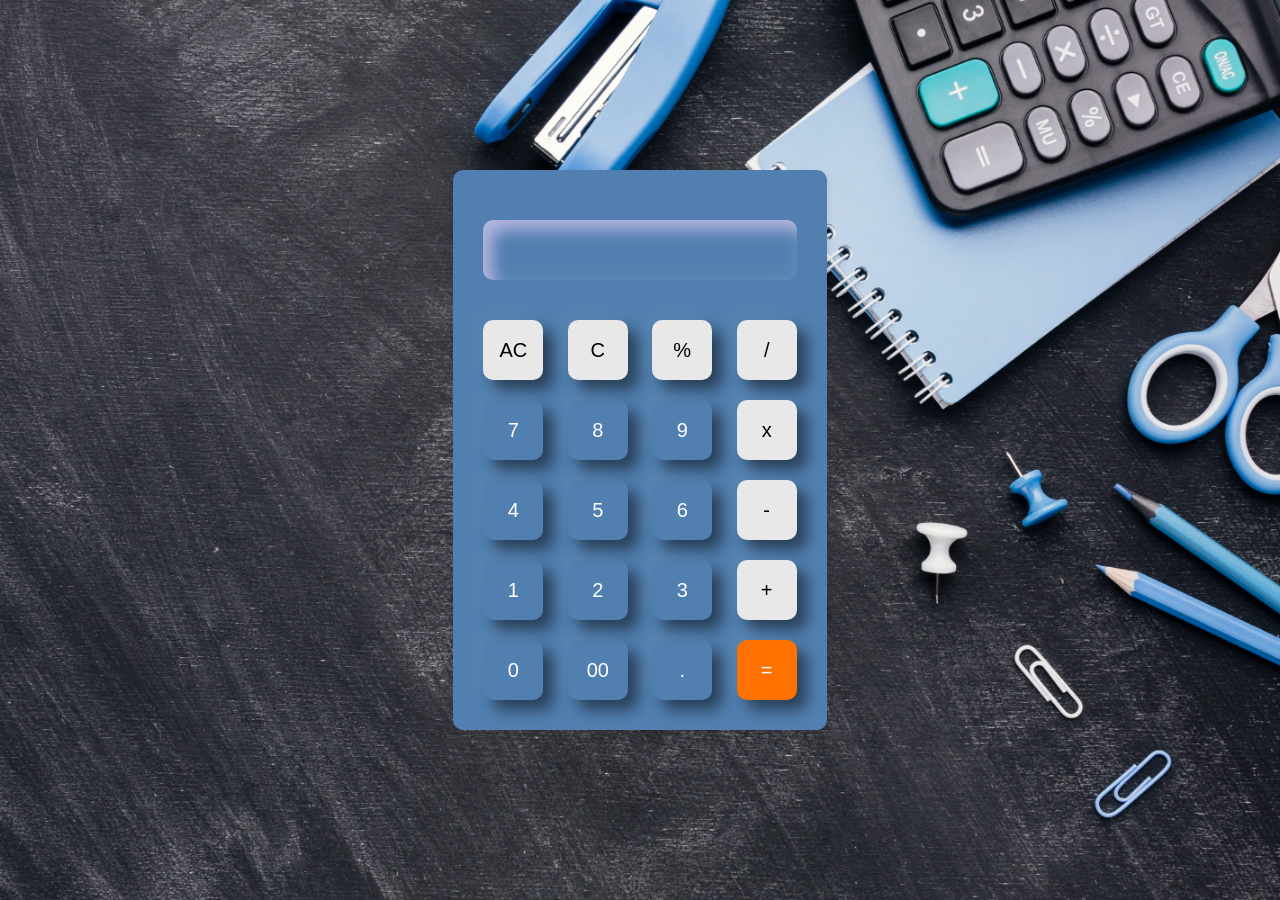
<file: Calculator/index.html>
<!DOCTYPE html>
<html lang="en">

<head>
    <meta charset="UTF-8">
    <meta http-equiv="X-UA-Compatible" content="IE=edge">
    <meta name="viewport" content="width=device-width, initial-scale=1.0">
    <link rel="stylesheet" href="style.css">
    <title>Calculator</title>
    <link rel="icon" href="icon.jpg" type="image/icon type">
</head>

<body>

    <div class="container">
        <div class="calculator">
            <form>
                <div class="display">
                    <input type="text" name="display">
                </div>
                <div>
                    <input type="button" value="AC" onclick="display.value = ''" class="operator">
                    <input type="button" value="C" onclick="display.value = display.value.toString().slice(0,-1)"
                        class="operator">
                    <input type="button" value="%" onclick="display.value += '%'" class="operator">
                    <input type="button" value="/" onclick="display.value += '/'" class="operator">
                </div>
                <div>
                    <input type="button" value="7" onclick="display.value += '7'">
                    <input type="button" value="8" onclick="display.value += '8'">
                    <input type="button" value="9" onclick="display.value += '9'">
                    <input type="button" value="x" onclick="display.value += '*'" class="operator">
                </div>
                <div>
                    <input type="button" value="4" onclick="display.value += '4'">
                    <input type="button" value="5" onclick="display.value += '5'">
                    <input type="button" value="6" onclick="display.value += '6'">
                    <input type="button" value="-" onclick="display.value += '-'" class="operator">
                </div>
                <div>
                    <input type="button" value="1" onclick="display.value += '1'">
                    <input type="button" value="2" onclick="display.value += '2'">
                    <input type="button" value="3" onclick="display.value += '3'">
                    <input type="button" value="+" onclick="display.value += '+'" class="operator">
                </div>
                <div>
                    <input type="button" value="0" onclick="display.value += '0'">
                    <input type="button" value="00" onclick="display.value += '00'">
                    <input type="button" value="." onclick="display.value += '.'">
                    <input type="button" value="=" onclick="display.value = eval(display.value)" class="equal operator">
                </div>
            </form>
        </div>
    </div>
</body>

</html>
</file>
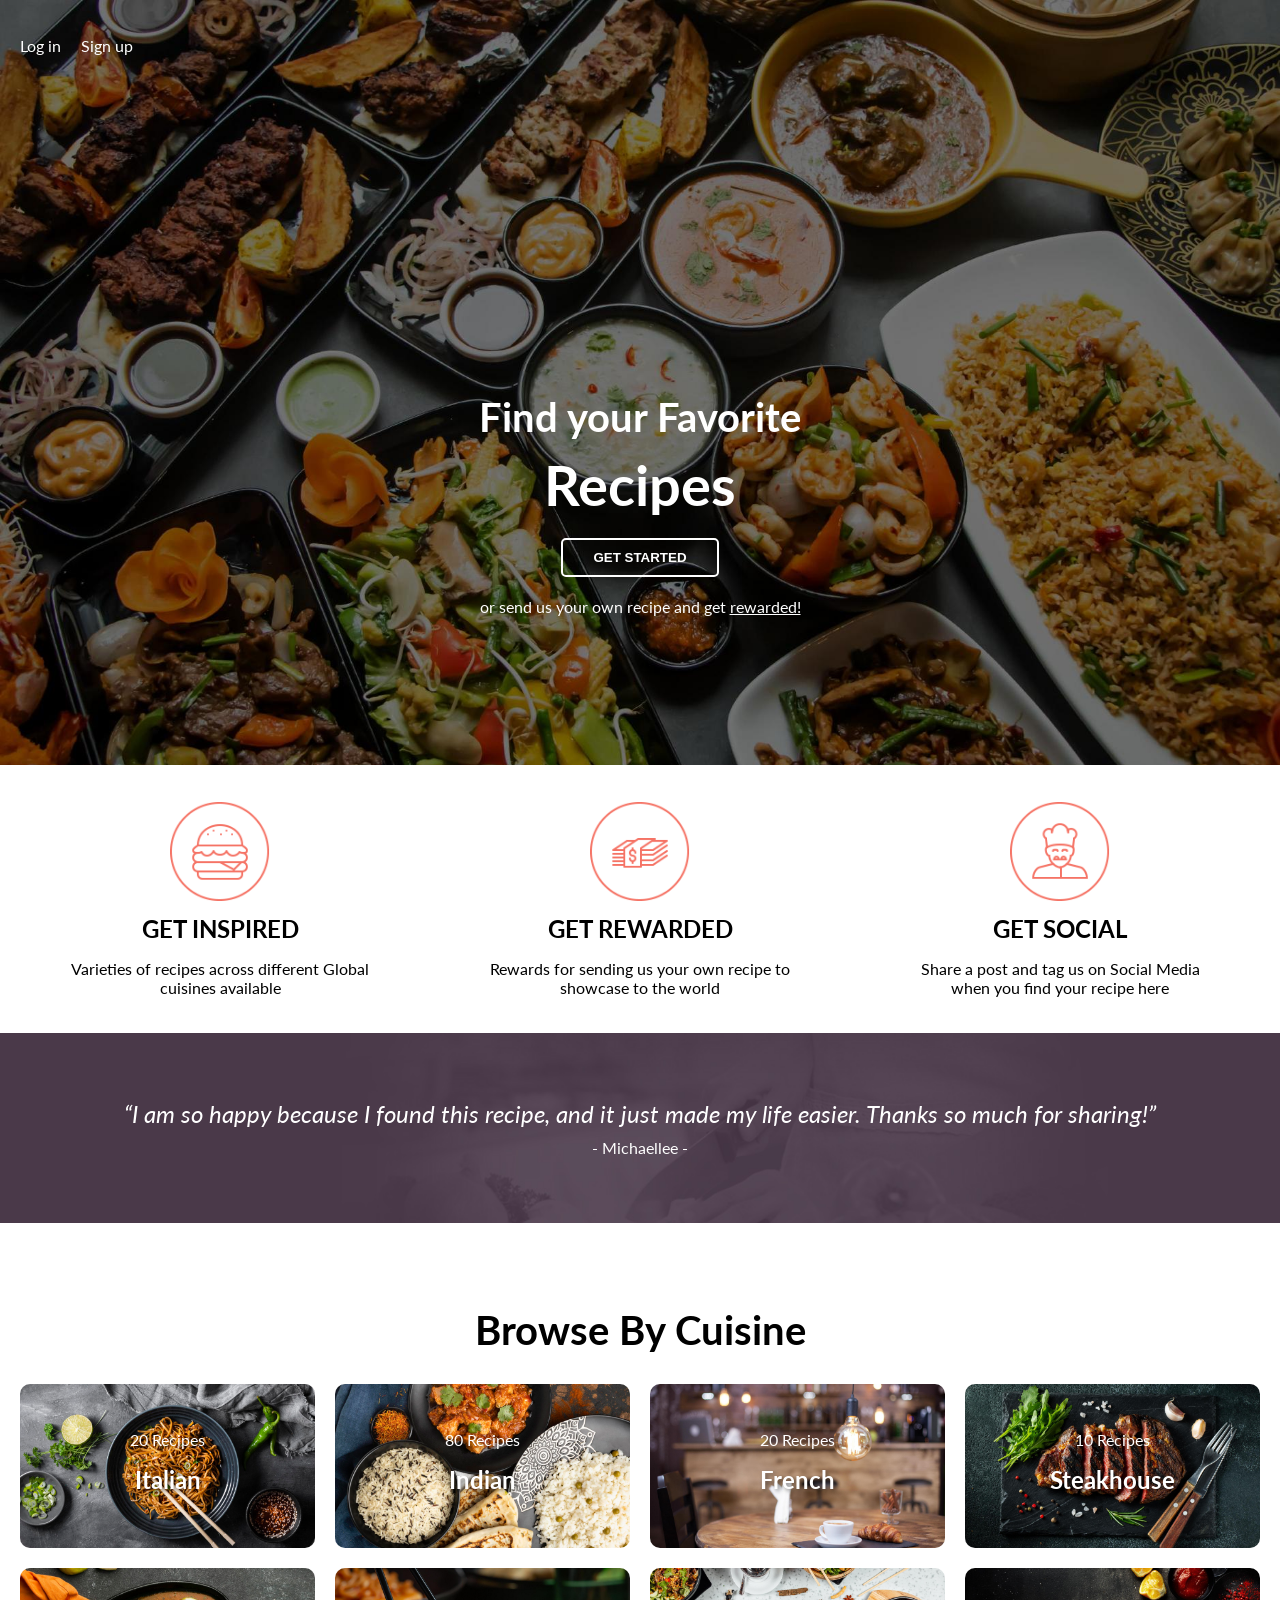
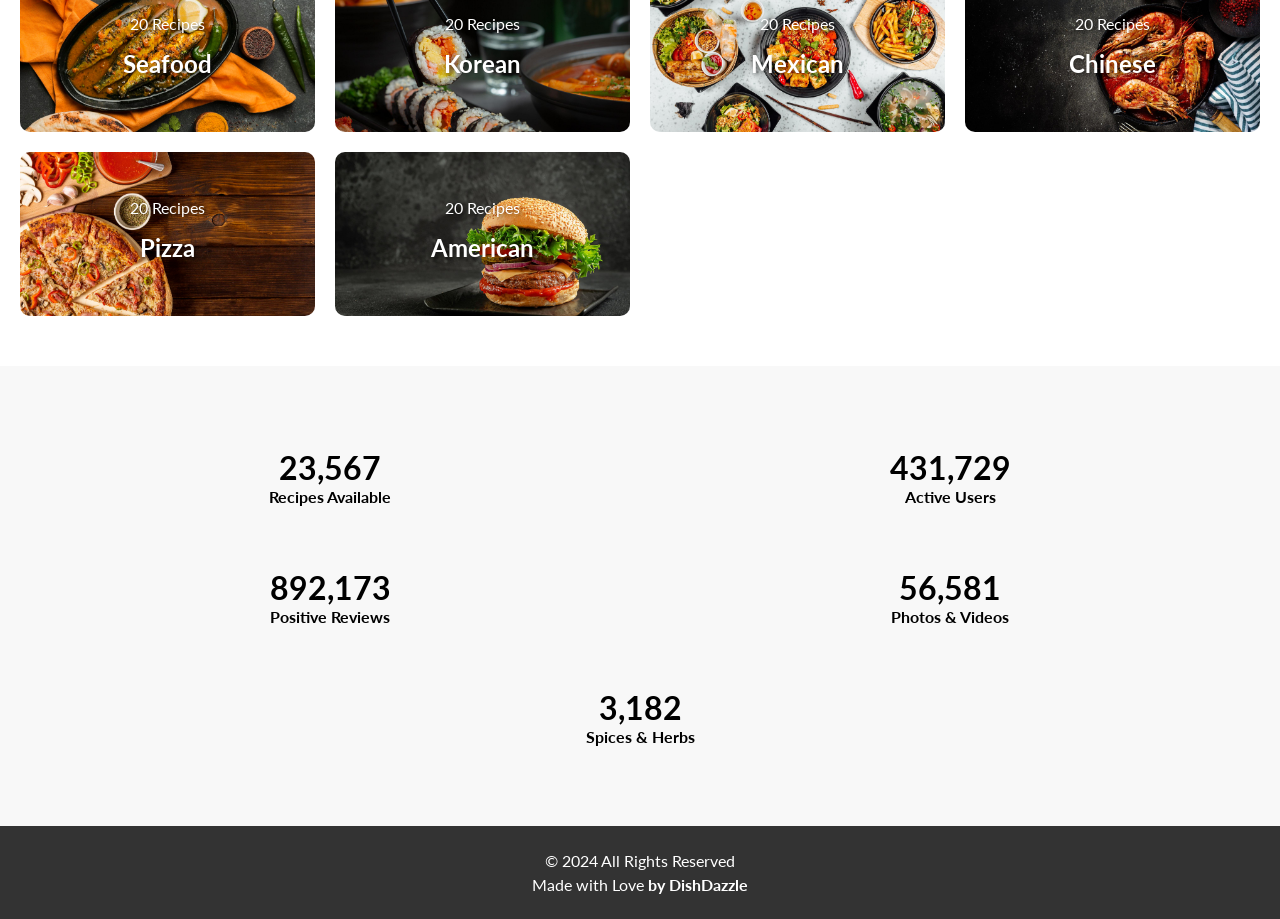
<file: DishDazzle/index.html>
<!DOCTYPE html>
<html lang="en">
<head>
  <meta charset="utf-8">
  <meta name="viewport" content="width=device-width, initial-scale=1.0">
  <meta name="description" content="Food Recipe Search">
  <title>DishDazzle</title>
  <!-- Google Fonts -->
  <link href='http://fonts.googleapis.com/css?family=Lato:300,400,700' rel='stylesheet' type='text/css'>
  <!-- CSS -->
  <link href="css/style.css" rel="stylesheet">
</head>

<body>
  <!-- Header -->
  <header id="header">
    <div class="container">
      <div class="top-header">
        <nav class="main-nav">
          <ul>
            <li><a href="./newuser/login.html">Log in</a></li>
            <li><a href="./newuser/signup.html">Sign up</a></li>
          </ul>
        </nav>
      </div>
      <section class="branding">
        <h1>Find your Favorite <span>Recipes</span></h1>
        <button class="btn-cta">Get Started</button>
        <p>or send us your own recipe and get <a href="newrecipe.html">rewarded!</a></p>
      </section>
    </div>
  </header>

  <!-- Features Section -->
  <section id="features">
    <div class="container">
      <div class="feature">
        <figure>
          <img src="images/burger@2x.png" alt="Burger Icon">
          <figcaption>
            <h2>GET INSPIRED</h2>
            <p>Varieties of recipes across different Global cuisines available</p>
          </figcaption>
        </figure>
      </div>
      <div class="feature">
        <figure>
          <img src="images/money@2x.png" alt="Money Icon">
          <figcaption>
            <h2>GET REWARDED</h2>
            <p>Rewards for sending us your own recipe to showcase to the world</p>
          </figcaption>
        </figure>
      </div>
      <div class="feature">
        <figure>
          <img src="images/chef@2x.png" alt="Chef Icon">
          <figcaption>
            <h2>GET SOCIAL</h2>
            <p>Share a post and tag us on Social Media when you find your recipe here</p>
          </figcaption>
        </figure>
      </div>
    </div>
  </section>

  <!-- Reviews Section -->
  <section id="reviews">
    <blockquote class="quote">
      <q>I am so happy because I found this recipe, and it just made my life easier. Thanks so much for sharing!</q>
      <footer>- Michaellee -</footer>
    </blockquote>
  </section>

  <!-- Cuisines Section -->
  <section id="cuisines">
    <h2>Browse By Cuisine</h2>
    <div class="container">
      <div class="cuisine" style="background-image: url('images/italian.png');">
        <p>20 Recipes</p>
        <h3>Italian</h3>
      </div>
      <div class="cuisine" style="background-image: url('images/indian.png');">
        <p>80 Recipes</p>
        <h3>Indian</h3>
      </div>
      <div class="cuisine" style="background-image: url('images/french.png');">
        <p>20 Recipes</p>
        <h3>French</h3>
      </div>
      <div class="cuisine" style="background-image: url('images/steak.png');">
        <p>10 Recipes</p>
        <h3>Steakhouse</h3>
      </div>
      <div class="cuisine" style="background-image: url('images/seafood.png');">
        <p>20 Recipes</p>
        <h3>Seafood</h3>
      </div>
      <div class="cuisine" style="background-image: url('images/sushi.png');">
        <p>20 Recipes</p>
        <h3>Korean</h3>
      </div>
      <div class="cuisine" style="background-image: url('images/mexican.png');">
        <p>20 Recipes</p>
        <h3>Mexican</h3>
      </div>
      <div class="cuisine" style="background-image: url('images/chinese.png');">
        <p>20 Recipes</p>
        <h3>Chinese</h3>
      </div>
      <div class="cuisine" style="background-image: url('images/pizza.png');">
        <p>20 Recipes</p>
        <h3>Pizza</h3>
      </div>
      <div class="cuisine" style="background-image: url('images/american.png');">
        <p>20 Recipes</p>
        <h3>American</h3>
      </div>
    </div>
  </section>

  <!-- Statistics Section -->
  <section id="statistics">
    <div class="stat-data">
      <h3>23,567 <span>Recipes Available</span></h3>
    </div>
    <div class="stat-data">
      <h3>431,729 <span>Active Users</span></h3>
    </div>
    <div class="stat-data">
      <h3>892,173 <span>Positive Reviews</span></h3>
    </div>
    <div class="stat-data">
      <h3>56,581 <span>Photos &#38; Videos</span></h3>
    </div>
    <div class="stat-data">
      <h3>3,182 <span>Spices &#38; Herbs</span></h3>
    </div>
  </section>

  <!-- Footer -->
  <footer id="footer">
    <div class="container">
      <p>&#169; 2024 All Rights Reserved</p>
      <p>Made with Love <span>by DishDazzle</span></p>
    </div>
  </footer>
</body>
</html>
</file>
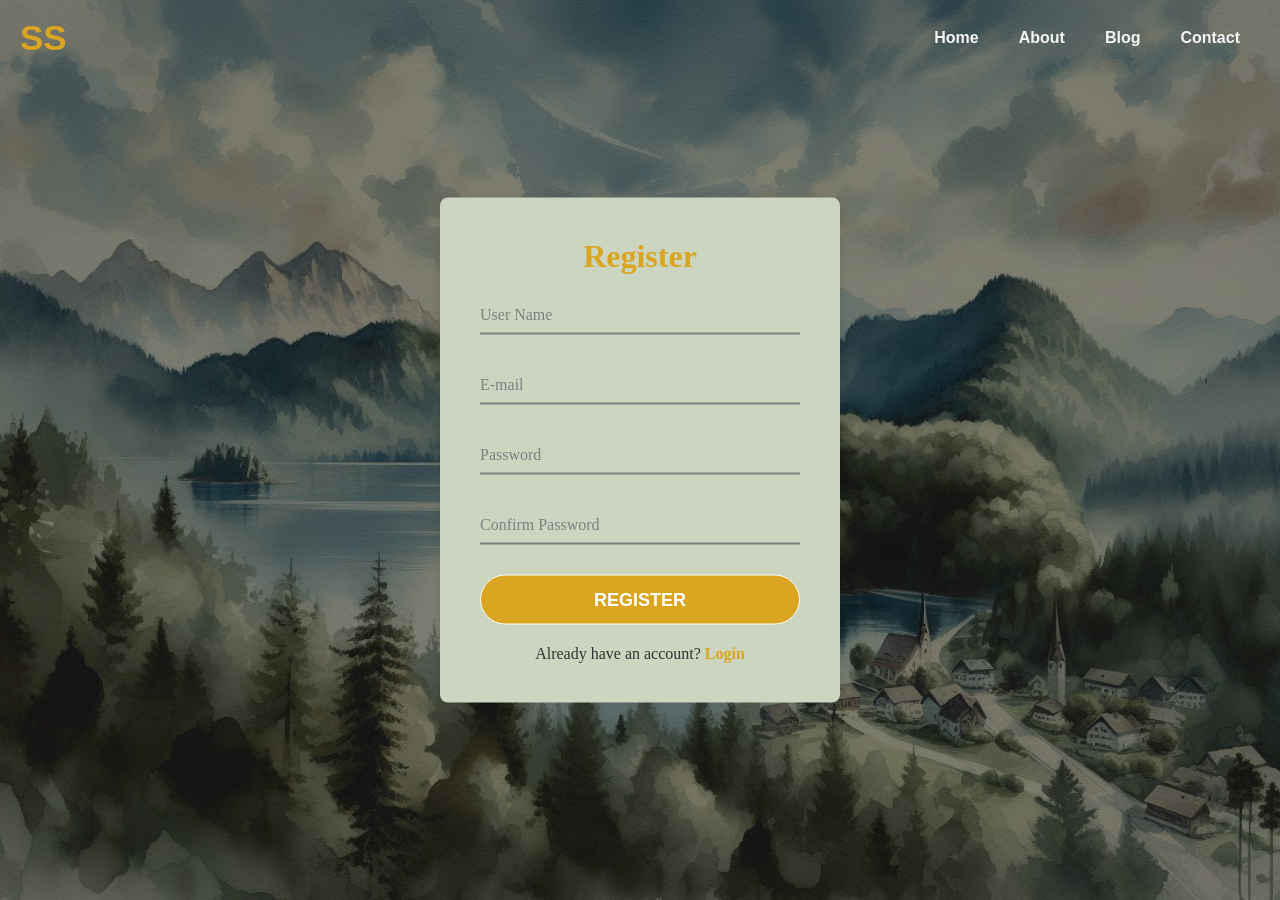
<file: Registration Form/index.html>
<!DOCTYPE html>
<html lang="en">

<head>
    <meta charset="UTF-8">
    <meta http-equiv="X-UA-Compatible" content="IE=edge">
    <meta name="viewport" content="width=device-width, initial-scale=1.0">
    <title>Home - SS</title>
    <link href="https://fonts.googleapis.com/css?family=Lato:300,400,700,400italic,700italic" rel="stylesheet">
    <link rel="stylesheet" href="style.css">
</head>

<body>
    <div class="main">
        <div class="navbar">
            <div class="icon">
                <h2 class="logo">SS</h2>
            </div>
            <div class="menu">
                <ul>
                    <li><a href="#">Home</a></li>
                    <li><a href="#">About</a></li>
                    <li><a href="#">Blog</a></li>
                    <li><a href="#">Contact</a></li>
                </ul>
            </div>
        </div>
        <div class="center">
            <h1>Register</h1>
            <form method="post">
                <div class="txt_field">
                    <input type="text" id="username" required>
                    <span></span>
                    <label for="username">User Name</label>
                </div>
                <div class="txt_field">
                    <input type="email" id="email" required>
                    <label for="email">E-mail</label>
                    <span></span>
                </div>
                <div class="txt_field">
                    <input type="password" id="password" required>
                    <span></span>
                    <label for="password">Password</label>
                </div>
                <div class="txt_field">
                    <input type="password" id="confirm_password" required>
                    <span></span>
                    <label for="confirm_password">Confirm Password</label>
                </div>
                <input type="submit" value="REGISTER">
                <div class="signup_link">
                    Already have an account? <a href="login.html">Login</a>
                </div>
            </form>
        </div>
    </div>
</body>

</html>
</file>
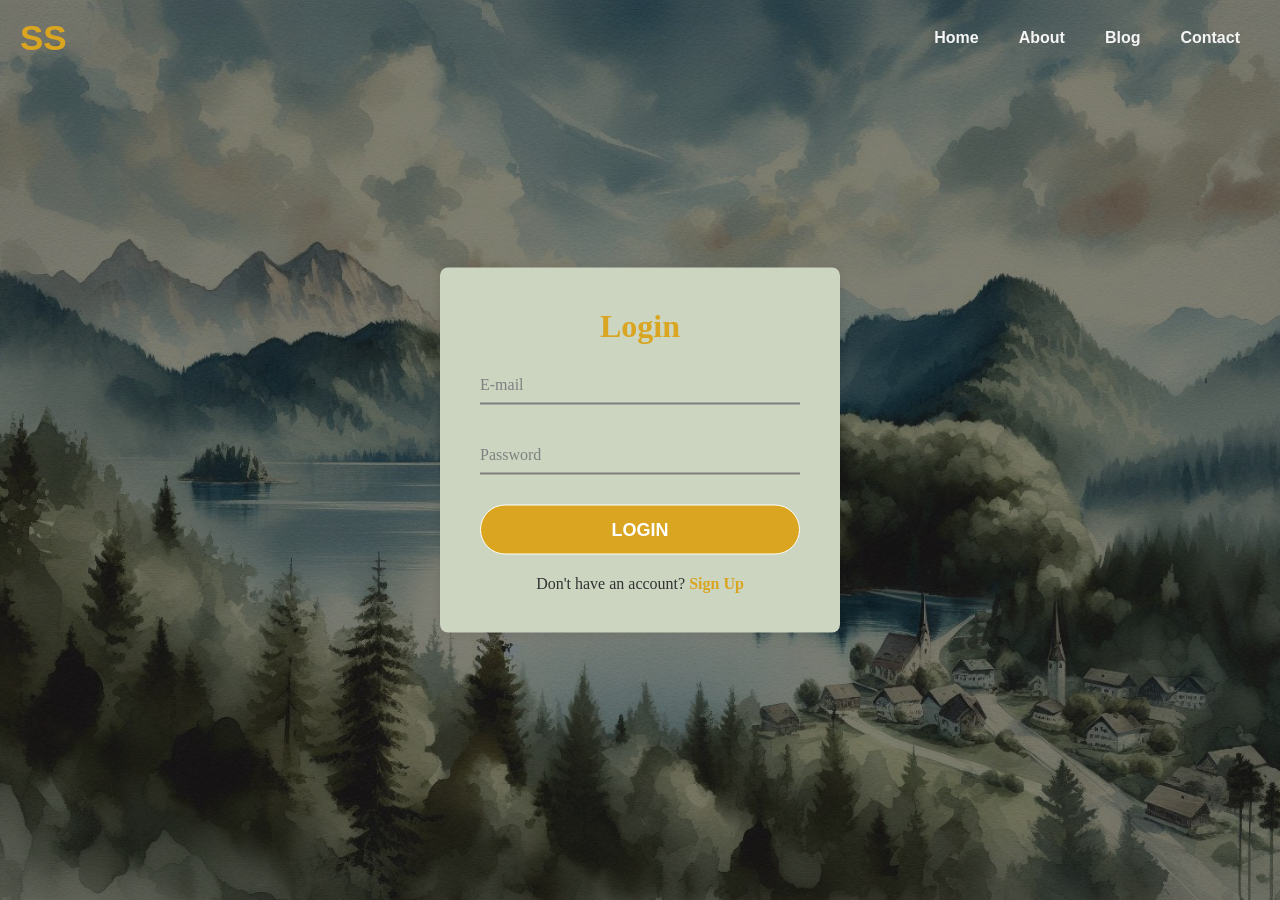
<file: Registration Form/login.html>
<!DOCTYPE html>
<html lang="en">

<head>
    <meta charset="UTF-8">
    <meta name="viewport" content="width=device-width, initial-scale=1.0">
    <title>Login - SS</title>
    <link href="https://fonts.googleapis.com/css?family=Lato:300,400,700,400italic,700italic" rel="stylesheet">
    <link rel="stylesheet" href="style.css">
</head>

<body>
    <div class="main">
        <div class="navbar">
            <div class="icon">
                <h2 class="logo">SS</h2>
            </div>
            <div class="menu">
                <ul>
                    <li><a href="#">Home</a></li>
                    <li><a href="#">About</a></li>
                    <li><a href="#">Blog</a></li>
                    <li><a href="#">Contact</a></li>
                </ul>
            </div>
        </div>
        <div class="center">
            <h1>Login</h1>
            <form method="post">
                <div class="txt_field">
                    <input type="email" id="email" required>
                    <label for="email">E-mail</label>
                    <span></span>
                </div>
                <div class="txt_field">
                    <input type="password" id="password" required>
                    <span></span>
                    <label for="password">Password</label>
                </div>
                <input type="submit" value="LOGIN">
                <div class="signup_link">
                    Don't have an account? <a href="index.html">Sign Up</a>
                </div>
            </form>
        </div>
    </div>
</body>

</html>
</file>
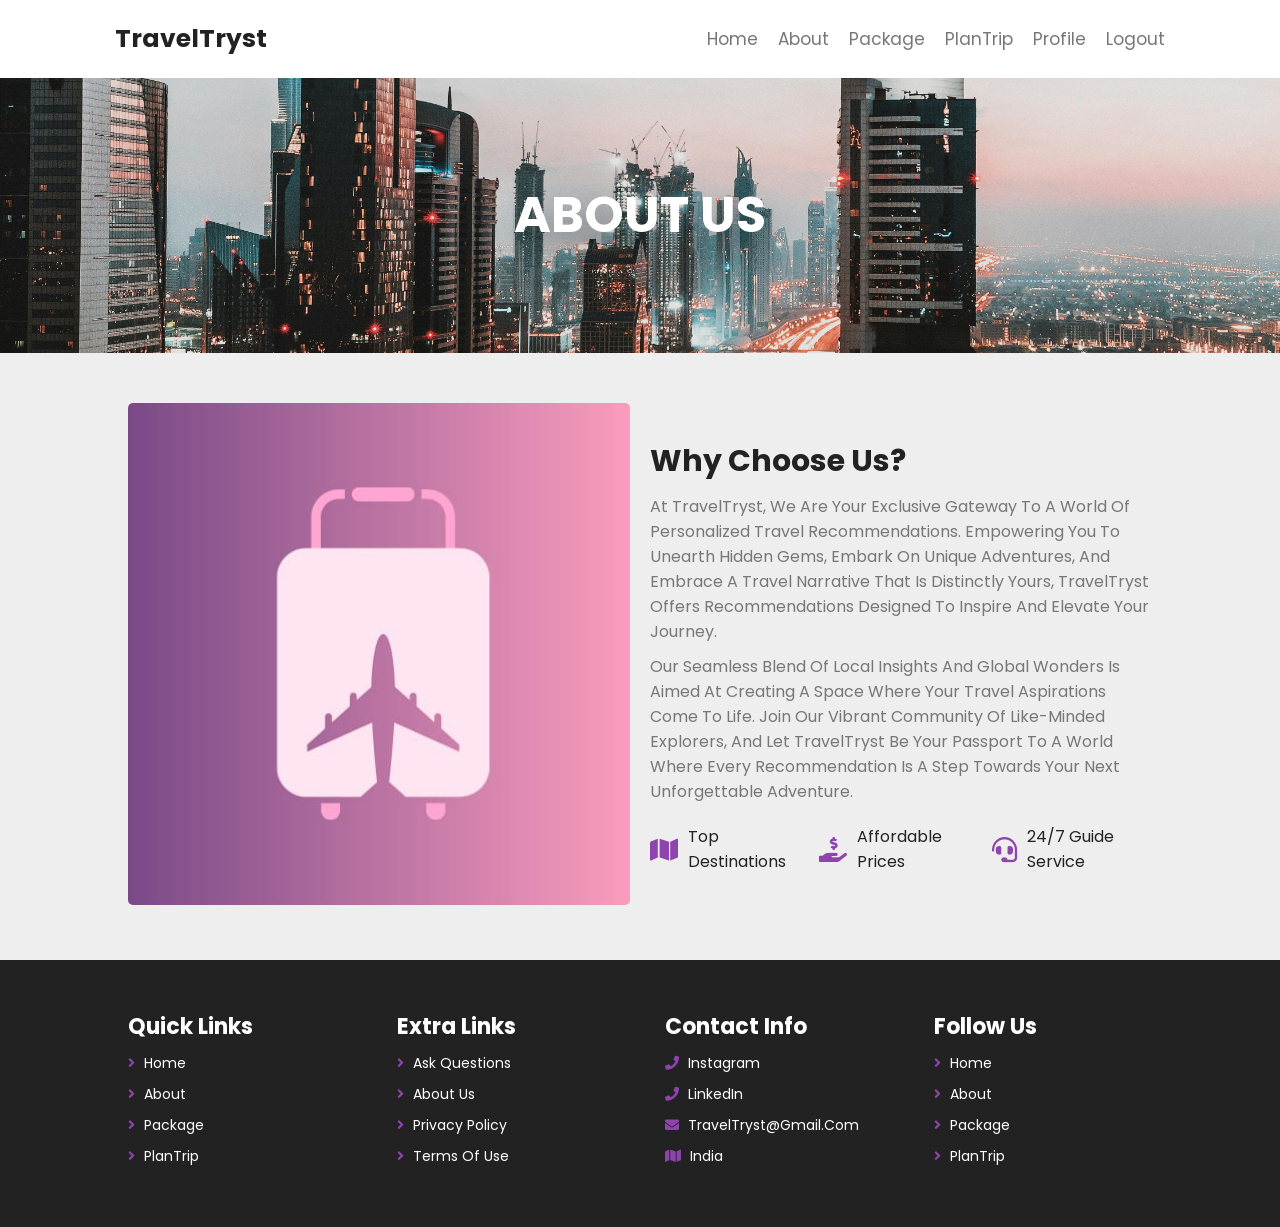
<file: TravelTryst/about.html>
<!DOCTYPE html>
<html lang="en">

<head>
   <meta charset="UTF-8">
   <meta http-equiv="X-UA-Compatible" content="IE=edge">
   <meta name="viewport" content="width=device-width, initial-scale=1.0">
   <title>About</title>
   <link rel="icon" href="./assets/RRlogo.jpeg" type="image/icon type">
   <link rel="stylesheet" href="https://cdnjs.cloudflare.com/ajax/libs/font-awesome/5.15.4/css/all.min.css">
   <link rel="stylesheet" href="./css/about.css">
</head>

<body>
   <header class="header">
      <a href="home.html" class="logo">TravelTryst</a>
      <nav class="navbar">
         <a href="home.html">Home</a>
         <a aria-current="page" href="about.html">About</a>
         <a href="package.html">Package</a>
         <a href="planTrip.html">PlanTrip</a>
         <a href="profile.html">Profile</a>
         <a href="log.html">Logout</a>
      </nav>
   </header>

   <div class="heading" style="background:url(./assets/about-top.jpg) no-repeat">
      <h1>About Us</h1>
   </div>

   <section class="about">
      <div class="about-container">
         <div class="image">
            <img src="./assets/RRlogo.jpeg" alt="TravelTryst Logo">
         </div>
         <div class="content">
            <h3>Why Choose Us?</h3>
            <p>At TravelTryst, we are your exclusive gateway to a world of personalized travel recommendations.
               Empowering you to unearth hidden gems, embark on unique adventures, and embrace a travel narrative that
               is distinctly yours, TravelTryst offers recommendations designed to inspire and elevate your journey.</p>
            <p>Our seamless blend of local insights and global wonders is aimed at creating a space where your travel
               aspirations come to life. Join our vibrant community of like-minded explorers, and let TravelTryst be
               your passport to a world where every recommendation is a step towards your next unforgettable adventure.
            </p>
            <div class="icons-container">
               <div class="icons">
                  <i class="fas fa-map"></i>
                  <span>Top Destinations</span>
               </div>
               <div class="icons">
                  <i class="fas fa-hand-holding-usd"></i>
                  <span>Affordable Prices</span>
               </div>
               <div class="icons">
                  <i class="fas fa-headset"></i>
                  <span>24/7 Guide Service</span>
               </div>
            </div>
         </div>
      </div>
   </section>

   <footer class="footer">
      <div class="box-container">
         <div class="box">
            <h3>Quick Links</h3>
            <a href="home.html"> <i class="fas fa-angle-right"></i> Home</a>
            <a href="about.html"> <i class="fas fa-angle-right"></i> About</a>
            <a href="package.html"> <i class="fas fa-angle-right"></i> Package</a>
            <a href="planTrip.html"> <i class="fas fa-angle-right"></i> PlanTrip</a>
         </div>
         <div class="box">
            <h3>Extra Links</h3>
            <a href="#"> <i class="fas fa-angle-right"></i> Ask Questions</a>
            <a href="about.html"> <i class="fas fa-angle-right"></i> About Us</a>
            <a href="#"> <i class="fas fa-angle-right"></i> Privacy Policy</a>
            <a href="#"> <i class="fas fa-angle-right"></i> Terms of Use</a>
         </div>
         <div class="box">
            <h3>Contact Info</h3>
            <a href="#"> <i class="fas fa-phone"></i> Instagram </a>
            <a href="#"> <i class="fas fa-phone"></i> LinkedIn </a>
            <a href="#"> <i class="fas fa-envelope"></i> TravelTryst@gmail.com </a>
            <a href="#"> <i class="fas fa-map"></i> India </a>
         </div>
         <div class="box">
            <h3>Follow Us</h3>
            <a href="home.html"> <i class="fas fa-angle-right"></i> Home</a>
            <a href="about.html"> <i class="fas fa-angle-right"></i> About</a>
            <a href="package.html"> <i class="fas fa-angle-right"></i> Package</a>
            <a href="planTrip.html"> <i class="fas fa-angle-right"></i> PlanTrip</a>
         </div>
      </div>
   </footer>
</body>

</html>
</file>
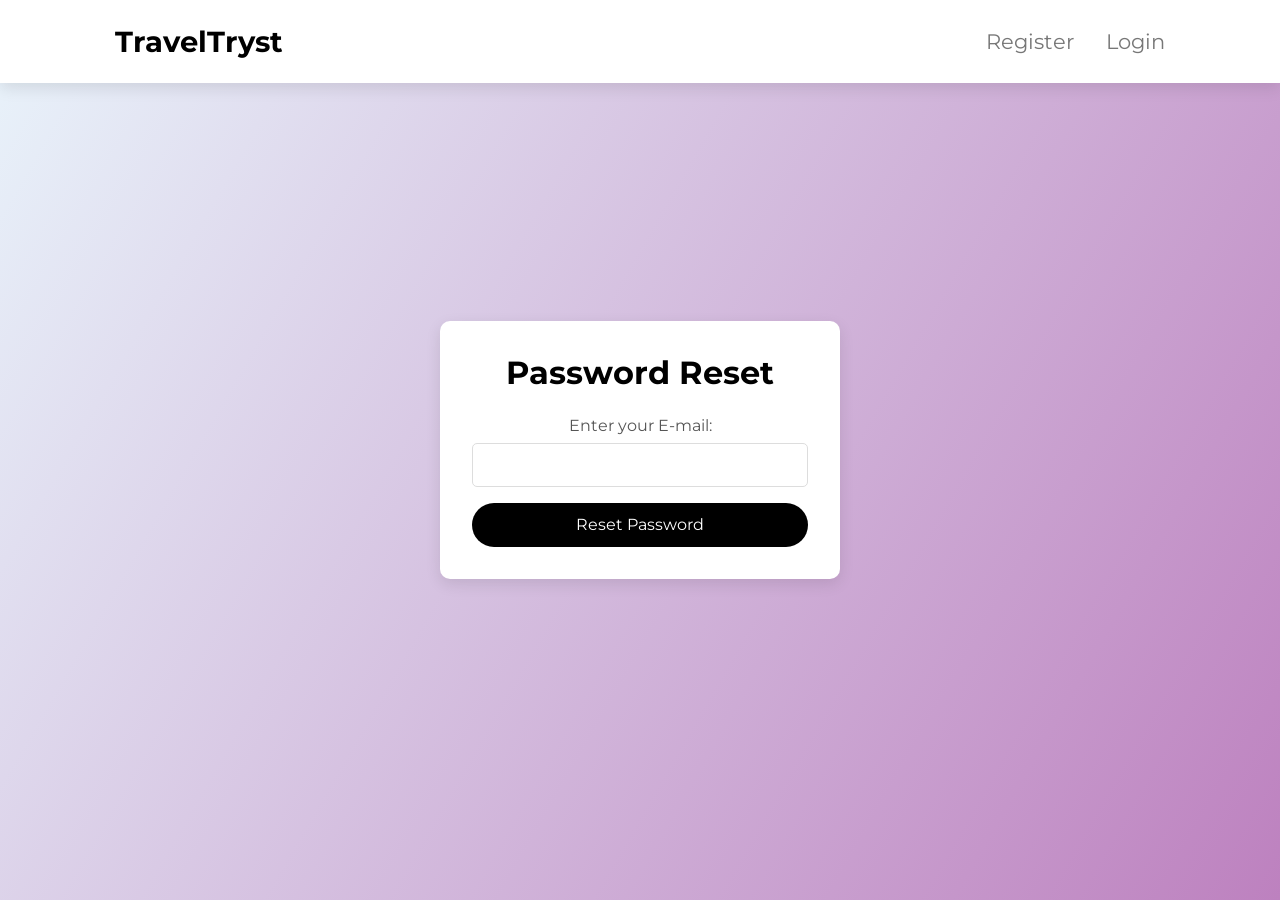
<file: TravelTryst/forgetpw.html>
<!DOCTYPE html>
<html lang="en">
<head>
    <meta charset="UTF-8">
    <meta name="viewport" content="width=device-width, initial-scale=1.0">
    <title>Password Reset</title>
    <link rel="stylesheet" href="./css/forgetpw.css">
    <link rel="stylesheet" href="https://cdnjs.cloudflare.com/ajax/libs/font-awesome/5.15.4/css/all.min.css">
</head>
<body>
    <header class="header">
        <a href="./home.html" class="logo">TravelTryst</a>
        <nav class="navbar">
            <a href="./register.html">Register</a>
            <a href="./login.html">Login</a>
        </nav>
    </header>
    <div class="container">
        <h2>Password Reset</h2>
        <form id="resetForm">
            <label for="email">Enter your E-mail:</label>
            <input type="email" id="email" required>
            <button type="submit">Reset Password</button>
        </form>
    </div>
</body>
</html>
</file>
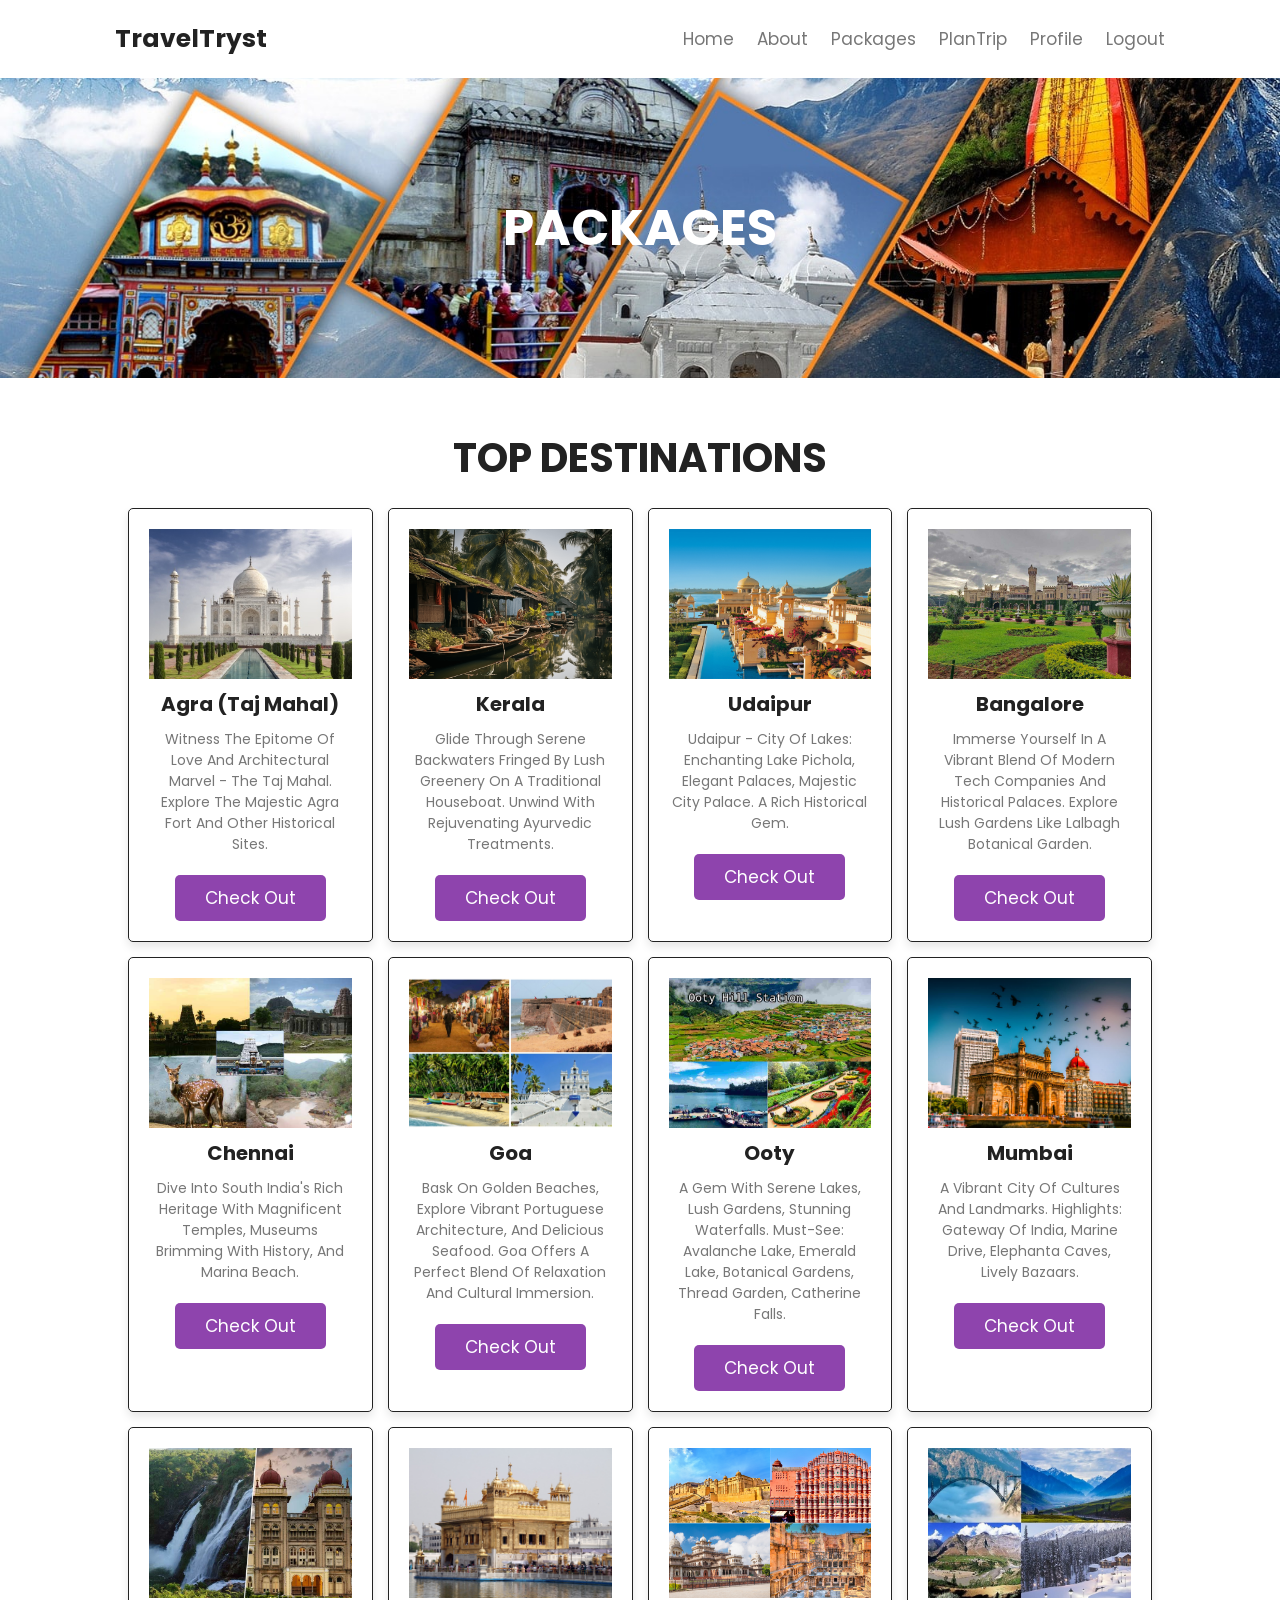
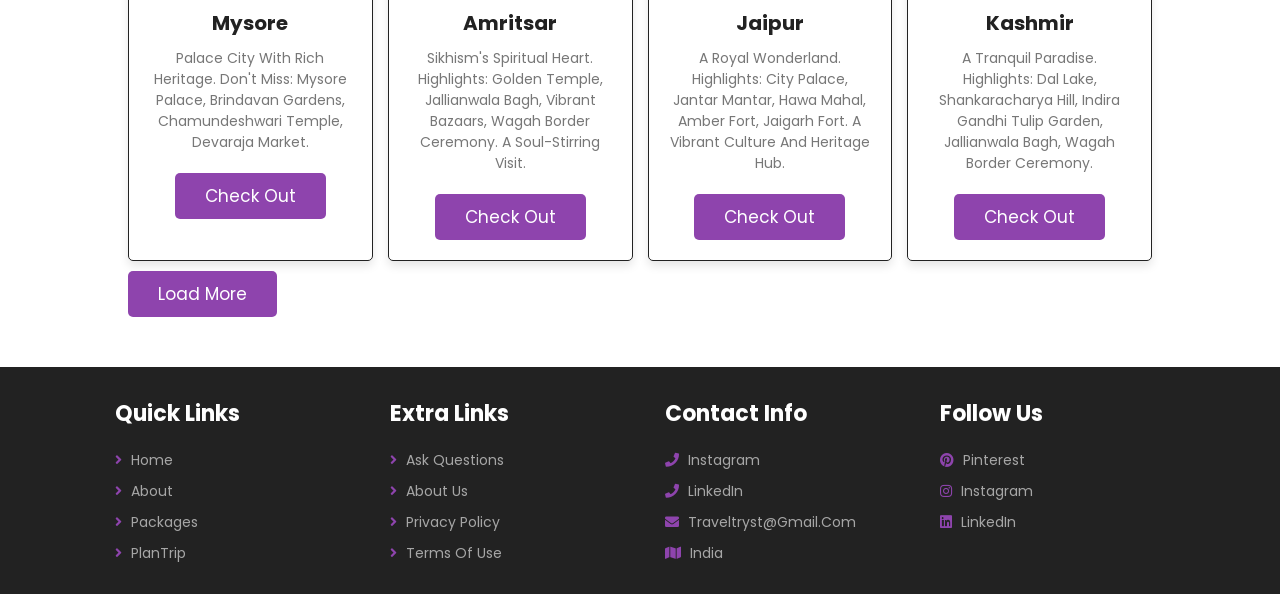
<file: TravelTryst/package.html>
<!DOCTYPE html>
<html lang="en">

<head>
   <meta charset="UTF-8">
   <meta http-equiv="X-UA-Compatible" content="IE=edge">
   <meta name="viewport" content="width=device-width, initial-scale=1.0">
   <title>Packages</title>
   <link rel="icon" href="./assets/RRlogo.jpeg" type="image/icon type">
   <link rel="stylesheet" href="https://cdnjs.cloudflare.com/ajax/libs/font-awesome/5.15.4/css/all.min.css">
   <link rel="stylesheet" href="./css/package.css">
</head>

<body>
   <header class="header">
      <a href="home.html" class="logo">TravelTryst</a>
      <nav class="navbar">
         <a href="home.html">Home</a>
         <a href="about.html">About</a>
         <a href="package.html">Packages</a>
         <a href="planTrip.html">PlanTrip</a>
         <a href="profile.html">Profile</a>
         <a href="log.html">Logout</a>
      </nav>
      <div id="menu-btn" class="fas fa-bars"></div>
   </header>
   <div class="heading" style="background:url('./assets/package.jpg') no-repeat">
      <h1>Packages</h1>
   </div>
   <section class="packages">
      <h1 class="heading-title">Top Destinations</h1>
      <div class="box-container">
         <div class="box">
            <div class="image">
               <img src="./assets/img-1.jpg" alt="Agra">
            </div>
            <div class="content">
               <h3>Agra (Taj Mahal)</h3>
               <p>Witness the epitome of love and architectural marvel - the Taj Mahal. Explore the majestic Agra Fort
                  and other historical sites.</p>
               <a href="planTrip.html" class="btn">Check Out</a>
            </div>
         </div>
         <div class="box">
            <div class="image">
               <img src="./assets/kerela.png" alt="Kerala">
            </div>
            <div class="content">
               <h3>Kerala</h3>
               <p>Glide through serene backwaters fringed by lush greenery on a traditional houseboat. Unwind with
                  rejuvenating Ayurvedic treatments.</p>
               <a href="planTrip.html" class="btn">Check Out</a>
            </div>
         </div>
         <div class="box">
            <div class="image">
               <img src="./assets/udaipur.jpg" alt="">
            </div>
            <div class="content">
               <h3>Udaipur</h3>
               <p>Udaipur - City of lakes: Enchanting Lake Pichola, elegant palaces, majestic City Palace. A rich
                  historical gem.</p>
               <a href="planTrip.html" class="btn">Check out</a>
            </div>
         </div>
         <div class="box">
            <div class="image">
               <img src="./assets/bangalore.jpg" alt="">
            </div>
            <div class="content">
               <h3>Bangalore</h3>
               <p>Immerse yourself in a vibrant blend of modern tech companies and historical palaces. Explore lush
                  gardens like Lalbagh Botanical Garden.</p>
               <a href="planTrip.html" class="btn">Check out</a>
            </div>
         </div>
         <div class="box">
            <div class="image">
               <img src="./assets/chennai.jpg" alt="">
            </div>
            <div class="content">
               <h3>Chennai</h3>
               <p>Dive into South India's rich heritage with magnificent temples, museums brimming with history, and
                  Marina Beach.</p>
               <a href="planTrip.html" class="btn">Check out</a>
            </div>
         </div>
         <div class="box">
            <div class="image">
               <img src="./assets/goa.jpeg" alt="">
            </div>
            <div class="content">
               <h3>Goa</h3>
               <p>Bask on golden beaches, explore vibrant Portuguese architecture, and delicious seafood. Goa
                  offers a perfect blend of relaxation and cultural immersion. </p>
               <a href="planTrip.html" class="btn">Check out</a>
            </div>
         </div>
         <div class="box">
            <div class="image">
               <img src="./assets/ooty.jpg" alt="">
            </div>
            <div class="content">
               <h3>Ooty</h3>
               <p>A gem with serene lakes, lush gardens, stunning waterfalls. Must-see: Avalanche Lake, Emerald Lake,
                  Botanical Gardens, Thread Garden, Catherine Falls.</p>
               <a href="planTrip.html" class="btn">Check out</a>
            </div>
         </div>
         <div class="box">
            <div class="image">
               <img src="./assets/mumbai.jpg" alt="">
            </div>
            <div class="content">
               <h3>Mumbai</h3>
               <p>A vibrant city of cultures and landmarks. Highlights: Gateway of India, Marine Drive,
                  Elephanta Caves, lively bazaars.</p>
               <a href="planTrip.html" class="btn">Check out</a>
            </div>
         </div>
         <div class="box">
            <div class="image">
               <img src="./assets/mysore.jpg" alt="">
            </div>
            <div class="content">
               <h3>Mysore</h3>
               <p>Palace city with rich heritage. Don't miss: Mysore Palace, Brindavan Gardens, Chamundeshwari
                  Temple, Devaraja Market.</p>
               <a href="planTrip.html" class="btn">Check out</a>
            </div>
         </div>
         <div class="box">
            <div class="image">
               <img src="./assets/amritsar.jpg" alt="">
            </div>
            <div class="content">
               <h3>Amritsar</h3>
               <p>Sikhism's spiritual heart. Highlights: Golden Temple, Jallianwala Bagh, vibrant bazaars,
                  Wagah Border Ceremony. A soul-stirring visit.</p>
               <a href="planTrip.html" class="btn">Check out</a>
            </div>
         </div>
         <div class="box">
            <div class="image">
               <img src="./assets/jaipur.png" alt="">
            </div>
            <div class="content">
               <h3>Jaipur</h3>
               <p>A royal wonderland. Highlights: City Palace, Jantar Mantar, Hawa Mahal, Amber Fort, Jaigarh Fort. A
                  vibrant culture and heritage hub.</p>
               <a href="planTrip.html" class="btn">Check out</a>
            </div>
         </div>
         <div class="box">
            <div class="image">
               <img src="./assets/kashmir.jpg" alt="">
            </div>
            <div class="content">
               <h3>Kashmir</h3>
               <p>A tranquil paradise. Highlights: Dal Lake, Shankaracharya Hill, Indira Gandhi Tulip Garden,
                  Jallianwala Bagh, Wagah Border Ceremony.</p>
               <a href="planTrip.html" class="btn">Check out</a>
            </div>
         </div>
      </div>
      <div class="load-more"><span class="btn">Load More</span></div>
   </section>
   <footer class="footer">
      <div class="box-container">
         <div class="box">
            <h3>Quick Links</h3>
            <a href="home.html"><i class="fas fa-angle-right"></i> Home</a>
            <a href="about.html"><i class="fas fa-angle-right"></i> About</a>
            <a href="package.html"><i class="fas fa-angle-right"></i> Packages</a>
            <a href="planTrip.html"><i class="fas fa-angle-right"></i> PlanTrip</a>
         </div>
         <div class="box">
            <h3>Extra Links</h3>
            <a href="#"><i class="fas fa-angle-right"></i> Ask Questions</a>
            <a href="about.html"><i class="fas fa-angle-right"></i> About Us</a>
            <a href="#"><i class="fas fa-angle-right"></i> Privacy Policy</a>
            <a href="#"><i class="fas fa-angle-right"></i> Terms of Use</a>
         </div>
         <div class="box">
            <h3>Contact Info</h3>
            <a href="#"><i class="fas fa-phone"></i> Instagram</a>
            <a href="#"><i class="fas fa-phone"></i> LinkedIn</a>
            <a href="#"><i class="fas fa-envelope"></i> traveltryst@gmail.com</a>
            <a href="#"><i class="fas fa-map"></i> India</a>
         </div>
         <div class="box">
            <h3>Follow Us</h3>
            <a href="#"><i class="fab fa-pinterest"></i> Pinterest</a>
            <a href="#"><i class="fab fa-instagram"></i> Instagram</a>
            <a href="#"><i class="fab fa-linkedin"></i> LinkedIn</a>
         </div>
      </div>
   </footer>
</body>

</html>
</file>
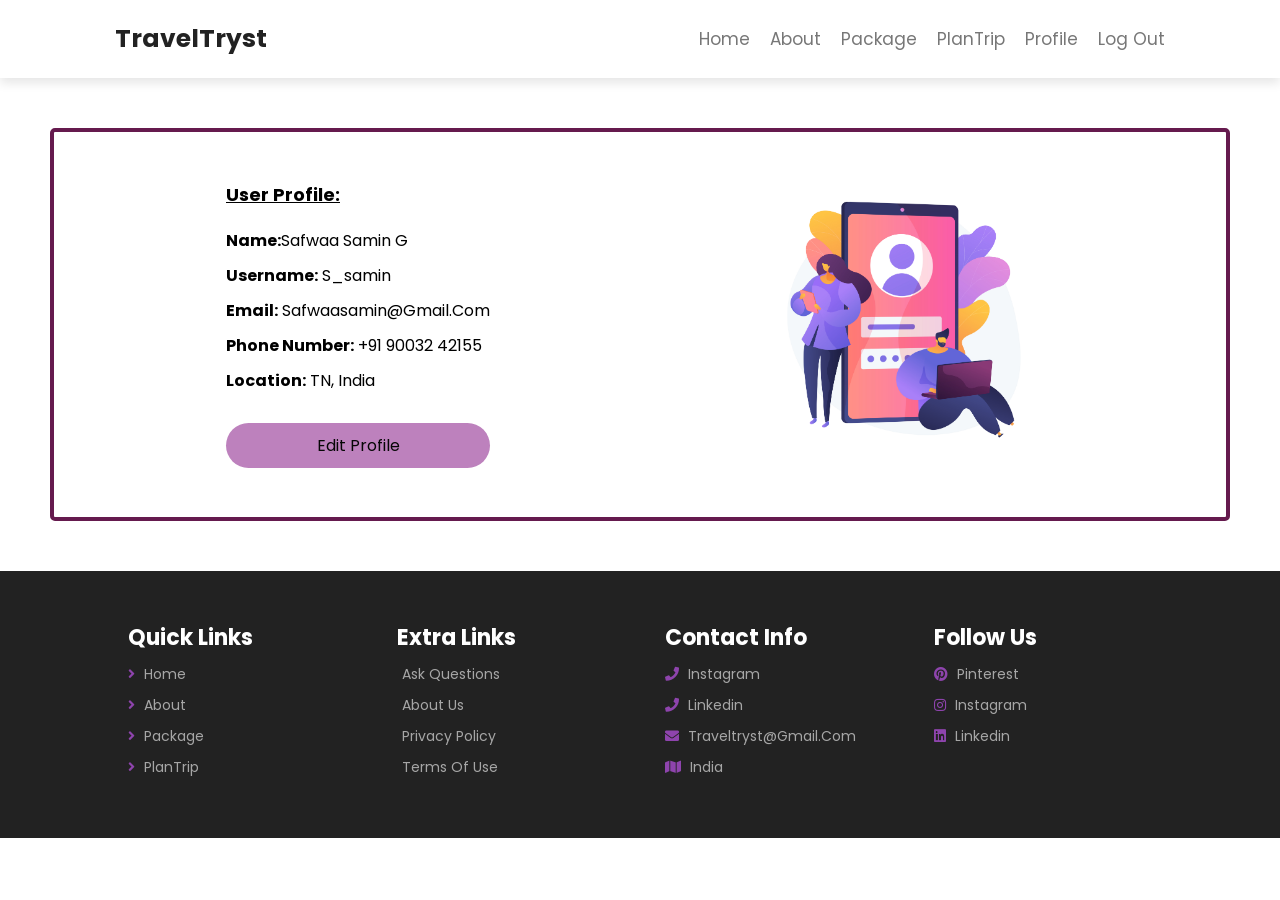
<file: TravelTryst/profile.html>
<!DOCTYPE html>
<html lang="en">

<head>
    <meta charset="UTF-8">
    <meta name="viewport" content="width=device-width, initial-scale=1.0">
    <title>TravelTryst - Profile</title>
    <link rel="icon" href="./assets/RRlogo.jpeg" type="image/icon type">
    <link rel="stylesheet" href="https://cdnjs.cloudflare.com/ajax/libs/font-awesome/5.15.4/css/all.min.css">
    <link rel="stylesheet" href="./css/profile.css">
</head>

<body>
    <header class="header">
        <a href="home.html" class="logo">TravelTryst</a>
        <nav class="navbar">
            <a href="home.html">home</a>
            <a href="about.html">about</a>
            <a href="package.html">package</a>
            <a href="planTrip.html">planTrip</a>
            <a href="profile.html">profile</a>
            <a href="log.html">Log Out</a>
        </nav>
    </header>

    <main>
        <div class="profile-container">
            <div class="profile-info">
                <h2>User Profile:</h2>
                <p><strong>Name:</strong>Safwaa Samin G</p>
                <p><strong>Username:</strong> s_samin</p>
                <p><strong>Email:</strong> safwaasamin@gmail.com</p>
                <p><strong>Phone Number:</strong> +91 90032 42155</p>
                <p><strong>Location:</strong> TN, India</p>
                <button>Edit Profile</button>
            </div>
            <div class="image">
                <img src="./assets/profile.jpg" alt="Profile Picture">
            </div>
        </div>
    </main>

    <footer class="footer">
        <div class="box-container">
            <div class="box">
                <h3>quick links</h3>
                <a href="home.html"> <i class="fas fa-angle-right"></i> home</a>
                <a href="about.html"> <i class="fas fa-angle-right"></i> about</a>
                <a href="package.html"> <i class="fas fa-angle-right"></i> package</a>
                <a href="planTrip.html"> <i class="fas fa-angle-right"></i> planTrip</a>
            </div>
            <div class="box">
                <h3>extra links</h3>
                <a href="#"> <i class="fa-solid fa-angles-right"></i> ask questions</a>
                <a href="about.html"> <i class="fa-solid fa-angles-right"></i> about us</a>
                <a href="#"> <i class="fa-solid fa-angles-right"></i> privacy policy</a>
                <a href="#"> <i class="fa-solid fa-angles-right"></i> terms of use</a>
            </div>
            <div class="box">
                <h3>contact info</h3>
                <a href="#"> <i class="fas fa-phone"></i> instagram </a>
                <a href="#"> <i class="fas fa-phone"></i> linkedin </a>
                <a href="#"> <i class="fas fa-envelope"></i> traveltryst@gmail.com </a>
                <a href="#"> <i class="fas fa-map"></i> India </a>
            </div>
            <div class="box">
                <h3>follow us</h3>
                <a href="#"> <i class="fab fa-pinterest"></i> pinterest</a>
                <a href="#"> <i class="fab fa-instagram"></i> instagram </a>
                <a href="#"> <i class="fab fa-linkedin"></i> linkedin </a>
            </div>
        </div>
    </footer>
</body>
</html>
</file>
<file: Calculator/style.css>
* {
    margin: 0;
    padding: 0;
    font-family: sans-serif;
    box-sizing: border-box;
}

.container {
    width: 100%;
    height: 100vh;
    background: url('bg.jpg') no-repeat center center/cover;
    display: flex;
    align-items: center;
    justify-content: center;
}

.calculator {
    background: #517fb0;
    padding: 20px;
    border-radius: 10px;
    box-shadow: 0 4px 8px rgba(0, 0, 0, 0.1);
}

.calculator form input {
    border: 0;
    outline: 0;
    width: 60px;
    height: 60px;
    border-radius: 10px;
    box-shadow: -8px -8px 15px rgba(255, 255, 255, 0.05), 10px 10px 15px rgba(0, 0, 0, 0.5);
    background: transparent;
    font-size: 20px;
    color: #fff;
    cursor: pointer;
    margin: 10px;
}

form .display {
    display: flex;
    justify-content: flex-end;
    margin: 20px 0;
}

form .display input {
    text-align: right;
    flex: 1;
    font-size: 45px;
    box-shadow: inset -8px -8px 15px rgba(255, 255, 255, 0.05), inset 10px 10px 15px rgba(213, 199, 239, 0.737);
    background: transparent;
    border: none;
    color: #fff;
}

form input.operator {
    color: #000000;
    background-color: #e8e8e8;
}

form input.equal {
    background-color: #ff7200;
    color: #ffffff;
}
</file>
<file: DishDazzle/css/style.css>
/* General Styles */
body {
  margin: 0;
  padding: 0;
  font-family: 'Lato', sans-serif;
}

/* Header */
#header {
  background-image: url("../images/hero.png");
  background-size: cover;
  background-repeat: no-repeat;
  background-position: center top;
  height: 85vh;
  /* display: flex; */
  align-items: center;
  color: white;
}

#header .container {
  display: flex;
  flex-direction: column;
  justify-content: space-between;
  height: 80%;
  padding: 20px;
}

.top-header ul {
  display: flex;
  list-style: none;
  padding: 0;
}

.top-header ul li {
  margin-right: 20px;
}

.top-header ul li a {
  color: white;
  text-decoration: none;
}

.branding h1 {
  font-size: 2.5rem;
  text-align: center;
  margin-bottom: 10px;
}

.branding h1 span {
  display: block;
  font-size: 3.5rem;
  margin-top: 10px;
}

.branding .btn-cta {
  display: block;
  margin: 20px auto;
  padding: 10px 30px;
  border: 2px solid white;
  border-radius: 5px;
  background-color: transparent;
  color: white;
  text-transform: uppercase;
  font-weight: bold;
}

.branding p {
  text-align: center;
  margin-top: 20px;
}

.branding p a {
  color: white;
  text-decoration: underline;
}

/* Features Section */
#features .container {
  display: grid;
  grid-template-columns: 1fr;
  gap: 20px;
  padding: 20px;
}

#features .feature {
  text-align: center;
}

#features img {
  max-width: 100px;
}

#features h2 {
  font-size: 1.5rem;
  margin: 10px 0;
}

@media (min-width: 768px) {
  #features .container {
    grid-template-columns: repeat(3, 1fr);
  }
}

/* Reviews Section */
#reviews {
  background-image: url("../images/reviews-bg.jpg");
  background-size: cover;
  background-repeat: no-repeat;
  background-position: center;
  color: white;
  text-align: center;
  padding: 50px 20px;
}

.quote q {
  font-size: 1.5rem;
  font-style: italic;
}

.quote footer {
  margin-top: 10px;
  font-size: 1rem;
}

/* Cuisines Section */
#cuisines {
  padding: 50px 20px;
  text-align: center;
}

#cuisines h2 {
  font-size: 2.5rem;
  margin-bottom: 30px;
}

#cuisines .container {
  display: grid;
  grid-template-columns: 1fr;
  gap: 20px;
}

#cuisines .cuisine {
  background-size: cover;
  background-repeat: no-repeat;
  background-position: center;
  padding: 30px;
  color: white;
  border-radius: 10px;
  text-shadow: 2px 2px 4px rgba(0, 0, 0, 0.5);
}

#cuisines h3 {
  margin-top: 10px;
  font-size: 1.5rem;
}

@media (min-width: 768px) {
  #cuisines .container {
    grid-template-columns: repeat(4, 1fr);
  }
}

/* Statistics Section */
#statistics {
  display: flex;
  flex-wrap: wrap;
  justify-content: space-around;
  padding: 50px 20px;
  background-color: #f8f8f8;
}

.stat-data {
  text-align: center;
  flex-basis: 100%;
  margin-bottom: 20px;
}

.stat-data h3 {
  font-size: 2rem;
  margin-bottom: 10px;
}

.stat-data span {
  display: block;
  font-size: 1rem;
}

@media (min-width: 768px) {
  .stat-data {
    flex-basis: 45%;
  }
}

/* Footer */
#footer {
  background-color: #333;
  color: white;
  text-align: center;
  padding: 20px;
}

#footer p {
  margin: 5px 0;
}

#footer span {
  font-weight: bold;
}
</file>
<file: Registration Form/style.css>
/* General Reset */
* {
    margin: 0;
    padding: 0;
    box-sizing: border-box;
}

/* Main Container */
.main {
    width: 100%;
    background: linear-gradient(to top, rgba(0, 0, 0, 0.5) 50%, rgba(0, 0, 0, 0.5) 50%), url(bg2.png);
    background-position: center;
    background-size: cover;
    height: 100vh;
}

/* Navbar */
.navbar {
    width: 100%;
    height: 75px;
    display: flex;
    justify-content: space-between;
    align-items: center;
    padding: 0 20px;
    position: fixed;
    top: 0;
    left: 0;
    z-index: 1000;
}

.icon .logo {
    color: goldenrod;
    font-size: 35px;
    font-family: Arial, sans-serif;
}

.menu ul {
    display: flex;
    list-style: none;
}

.menu ul li {
    margin: 0 20px;
}

.menu ul li a {
    text-decoration: none;
    color: whitesmoke;
    font-family: Arial, sans-serif;
    font-weight: bold;
    transition: color 0.4s ease-in-out;
}

.menu ul li a:hover {
    color: goldenrod;
}

/* Styling Links & Buttons */
a {
    text-decoration: none;
    color: inherit;
    transition: color 0.3s;
}

a:hover {
    color: #ff7200;
}

/* Creating a Navigation Menu */
.menu {
    display: flex;
    justify-content: center;
    align-items: center;
}

/* CSS Display Property */
.icon,
.menu ul {
    display: flex;
    align-items: center;
}

/* Positioning */
.navbar {
    position: sticky;
    top: 0;
}

.menu ul li {
    position: relative;
}

/* Centering Form */
.center {
    position: absolute;
    top: 50%;
    left: 50%;
    transform: translate(-50%, -50%);
    background: #cbd5c0;
    padding: 40px;
    border-radius: 8px;
    box-shadow: 0 0 10px rgba(0, 0, 0, 0.1);
    text-align: center;
    width: 90%;
    max-width: 400px;
}

.center h1 {
    margin-bottom: 20px;
    color: goldenrod;
}

.txt_field {
    position: relative;
    margin-bottom: 30px;
}

.txt_field input {
    width: 100%;
    padding: 10px;
    background: none;
    border: none;
    border-bottom: 2px solid grey;
    outline: none;
    color: #333;
    font-size: 16px;
}

.txt_field label {
    position: absolute;
    top: 50%;
    left: 0;
    color: grey;
    transform: translateY(-50%);
    font-size: 16px;
    pointer-events: none;
    transition: .5s;
}

.txt_field span::before {
    content: '';
    position: absolute;
    top: 40px;
    left: 0;
    width: 100%;
    height: 2px;
    background: goldenrod;
    transition: .5s;
    transform: scaleX(0);
    transform-origin: left;
}

.txt_field input:focus~label,
.txt_field input:valid~label {
    top: -5px;
    color: goldenrod;
}

.txt_field input:focus~span::before,
.txt_field input:valid~span::before {
    transform: scaleX(1);
}

input[type="submit"] {
    width: 100%;
    height: 50px;
    border: 1px solid;
    background: goldenrod;
    border-radius: 25px;
    font-size: 18px;
    color: #fff;
    font-weight: 700;
    cursor: pointer;
    outline: none;
}

input[type="submit"]:hover {
    border-color: gold;
    transition: .5s;
}

.signup_link {
    margin-top: 20px;
    font-size: 16px;
    color: #333;
}

.signup_link a {
    color: goldenrod;
    text-decoration: none;
    font-weight: 700;
}

.signup_link a:hover {
    text-decoration: underline;
}
</file>
<file: TravelTryst/css/about.css>
@import url('https://fonts.googleapis.com/css2?family=Poppins:wght@100;200;300;400;500;600&display=swap');

:root {
   --main-color: #8e44ad;
   --black: #222;
   --white: #fff;
   --light-black: #777;
   --dark-bg: rgba(0, 0, 0, 0.7);
   --light-bg: #eee;
   --border: 0.1rem solid var(--black);
   --box-shadow: 0 0.5rem 1rem rgba(0, 0, 0, 0.1);
   --text-shadow: 0 1.5rem 3rem rgba(0, 0, 0, 0.3);
}

* {
   font-family: 'Poppins', sans-serif;
   margin: 0;
   padding: 0;
   box-sizing: border-box;
   outline: none;
   border: none;
   text-decoration: none;
   text-transform: capitalize;
}

html {
   font-size: 62.5%;
   overflow-x: hidden;
}

html::-webkit-scrollbar {
   width: 1rem;
}

html::-webkit-scrollbar-track {
   background-color: var(--white);
}

html::-webkit-scrollbar-thumb {
   background-color: var(--main-color);
}

body {
   margin: 0;
   padding: 0;
   background: var(--light-bg);
}

.header {
   display: flex;
   align-items: center;
   justify-content: space-between;
   padding: 2rem 9%;
   background: var(--white);
   box-shadow: var(--box-shadow);
}

.header .logo {
   font-size: 2.5rem;
   color: var(--black);
   font-weight: bolder;
}

.header .navbar {
   display: flex;
   gap: 2rem;
}

.header .navbar a {
   font-size: 1.7rem;
   color: var(--light-black);
   transition: color 0.3s ease;
}

.header .navbar a:hover {
   color: var(--black);
}

.heading {
   background-size: cover !important;
   background-position: center !important;
   position: relative;
   padding: 10rem 0;
   display: flex;
   align-items: center;
   justify-content: center;
}

.heading h1 {
   font-size: 5rem;
   text-transform: uppercase;
   color: var(--white);
   text-align: center;
   font-weight: bolder;
   text-shadow: var(--text-shadow);
}

.about {
   padding: 5rem 10%;
   display: flex;
   flex-wrap: wrap;
   gap: 2rem;
   align-items: center;
   justify-content: center;
}

.about .about-container {
   display: flex;
   flex-wrap: wrap;
   gap: 2rem;
   align-items: center;
   justify-content: center;
}

.about .image {
   flex: 1 1 45rem;
}

.about .image img {
   width: 100%;
   border-radius: 0.5rem;
}

.about .content {
   flex: 1 1 45rem;
}

.about .content h3 {
   font-size: 3rem;
   color: var(--black);
}

.about .content p {
   font-size: 1.6rem;
   color: var(--light-black);
   margin: 1rem 0;
}

.about .icons-container {
   display: flex;
   gap: 2rem;
   margin-top: 2rem;
}

.about .icons {
   display: flex;
   align-items: center;
   gap: 1rem;
   font-size: 1.6rem;
   color: var(--black);
}

.about .icons i {
   font-size: 2.5rem;
   color: var(--main-color);
}

.footer {
   background: var(--black);
   padding: 5rem 10%;
   color: var(--white);
}

.footer .box-container {
   display: flex;
   flex-wrap: wrap;
   gap: 5rem;
}

.footer .box {
   flex: 1 1 20rem;
}

.footer .box h3 {
   font-size: 2.2rem;
   margin-bottom: 1rem;
}

.footer .box a {
   display: block;
   font-size: 1.4rem;
   color: var(--light-white);
   margin-bottom: 1rem;
}

.footer .box a i {
   color: var(--main-color);
   padding-right: 0.5rem;
}

.footer .box a:hover i {
   padding-right: 1rem;
   transition: padding-right 0.3s ease;
}

@media (max-width: 991px) {
   html {
      font-size: 55%;
   }

   section {
      padding: 3rem 2rem;
   }

   .heading {
      padding: 8rem 0;
   }

   .heading h1 {
      font-size: 4rem;
   }

   .about {
      padding: 3rem 5%;
   }

   .about .about-container {
      gap: 1rem;
   }

   .about .content h3 {
      font-size: 2.5rem;
   }

   .footer {
      padding: 3rem 5%;
   }

   .footer .box-container {
      gap: 1rem;
   }
}

@media (max-width: 768px) {
   .header {
      flex-direction: column;
      padding: 2rem 5%;
   }

   .header .logo {
      margin-bottom: 1rem;
   }

   .header .navbar {
      flex-direction: column;
      gap: 1rem;
   }

   .about .about-container {
      flex-direction: column;
   }
}

@media (max-width: 450px) {
   html {
      font-size: 50%;
   }

   .heading h1 {
      font-size: 3.5rem;
   }

   .about .content h3 {
      font-size: 2rem;
   }
}
</file>
<file: TravelTryst/css/forgetpw.css>
@import url('https://fonts.googleapis.com/css2?family=Montserrat:wght@400;500;600&display=swap');

:root {
    --main-bg-color: #e9f4fb;
    --secondary-bg-color: #bd81bf;
    --white: #fff;
    --black: #000;
    --gray: #777;
    --light-gray: #ddd;
    --dark-gray: #555;
    --box-shadow: 0 5px 15px rgba(0, 0, 0, 0.1);
    --transition: 0.3s ease;
}

* {
    box-sizing: border-box;
    margin: 0;
    padding: 0;
    font-family: 'Montserrat', sans-serif;
}

body {
    display: flex;
    justify-content: center;
    align-items: center;
    height: 100vh;
    background: linear-gradient(120deg, var(--main-bg-color), var(--secondary-bg-color));
}

header {
    display: flex;
    align-items: center;
    justify-content: space-between;
    position: fixed;
    top: 0;
    left: 0;
    right: 0;
    padding: 1.5rem 9%;
    background: var(--white);
    box-shadow: var(--box-shadow);
}

header .logo {
    font-size: 1.8rem;
    color: var(--black);
    font-weight: bolder;
    text-decoration: none;
}

header .navbar {
    display: flex;
    gap: 2rem;
}

header .navbar a {
    font-size: 1.3rem;
    color: var(--gray);
    transition: color var(--transition);
    text-decoration: none;
}

header .navbar a:hover {
    color: var(--black);
}

.container {
    display: flex;
    flex-direction: column;
    align-items: center;
    text-align: center;
    width: 90%;
    max-width: 400px;
    padding: 2rem;
    background: var(--white);
    border-radius: 10px;
    box-shadow: var(--box-shadow);
}

h2 {
    margin-bottom: 1.5rem;
    font-size: 2rem;
    color: var(--black);
    /* text-decoration: underline; */
}

form {
    display: flex;
    flex-direction: column;
    width: 100%;
}

label {
    font-size: 1rem;
    margin-bottom: 0.5rem;
    color: var(--dark-gray);
}

input {
    width: 100%;
    padding: 0.8rem;
    margin-bottom: 1rem;
    border: 1px solid var(--light-gray);
    border-radius: 5px;
}

button {
    width: 100%;
    padding: 0.8rem;
    border: none;
    border-radius: 35px;
    background-color: var(--black);
    color: var(--white);
    font-size: 1rem;
    cursor: pointer;
    transition: background-color var(--transition);
}

button:hover {
    background-color: #a49f9f;
}

@media (max-width: 768px) {
    header {
        padding: 1.5rem 5%;
    }
    header .logo {
        font-size: 2rem;
    }
    header .navbar a {
        font-size: 1.5rem;
    }
    .container {
        padding: 1.5rem;
    }
    h2 {
        font-size: 1.8rem;
    }
    label {
        font-size: 0.9rem;
    }
    input {
        padding: 0.7rem;
    }
    button {
        padding: 0.7rem;
        font-size: 0.9rem;
    }
}
</file>
<file: TravelTryst/css/package.css>
@import url('https://fonts.googleapis.com/css2?family=Poppins:wght@100;200;300;400;500;600&display=swap');

:root {
   --main-color: #8e44ad;
   --black: #222;
   --white: #fff;
   --light-black: #777;
   --light-white: #fff9;
   --dark-bg: rgba(0, 0, 0, .7);
   --light-bg: #eee;
   --border: .1rem solid var(--black);
   --box-shadow: 0 .5rem 1rem rgba(0, 0, 0, .1);
   --text-shadow: 0 1.5rem 3rem rgba(0, 0, 0, .3);
}

* {
   font-family: 'Poppins', sans-serif;
   margin: 0;
   padding: 0;
   box-sizing: border-box;
   outline: none;
   border: none;
   text-decoration: none;
   text-transform: capitalize;
}

html {
   font-size: 62.5%;
   overflow-x: hidden;
}

html::-webkit-scrollbar {
   width: 1rem;
}

html::-webkit-scrollbar-track {
   background-color: var(--white);
}

html::-webkit-scrollbar-thumb {
   background-color: var(--main-color);
}

section {
   padding: 5rem 10%;
}

@keyframes fadeIn {
   0% {
      transform: scale(0);
      opacity: 0;
   }
}

.heading {
   background-size: cover !important;
   background-position: center !important;
   position: relative;
   z-index: 0;
}

.heading h1 {
   font-size: 5rem;
   text-transform: uppercase;
   color: var(--white);
   text-align: center;
   font-weight: bolder;
   text-shadow: var(--text-shadow);
   display: flex;
   align-items: center;
   justify-content: center;
   min-height: 30rem;
}

.heading-title {
   text-align: center;
   font-size: 4rem;
   padding-bottom: 2rem;
   color: var(--black);
   text-transform: uppercase;
}

.btn {
   display: inline-block;
   margin-top: 1rem;
   border-radius: .5rem;
   background: var(--main-color);
   color: var(--white);
   cursor: pointer;
   padding: 1rem 3rem;
   font-size: 1.7rem;
}

.btn:hover {
   background: var(--black);
   letter-spacing: .1rem;
}

.header {
   padding: 2rem 9%;
   display: flex;
   align-items: center;
   justify-content: space-between;
   background: var(--white);
   box-shadow: var(--box-shadow);
   position: relative;
}

.header .logo {
   font-size: 2.5rem;
   color: var(--black);
   font-weight: bolder;
}

.header .navbar a {
   font-size: 1.7rem;
   margin-left: 2rem;
   color: var(--light-black);
}

.header .navbar a:hover {
   color: var(--black);
}

#menu-btn {
   font-size: 2.5rem;
   cursor: pointer;
   color: var(--black);
   display: none;
}

.packages .box-container {
   display: flex;
   flex-wrap: wrap;
   gap: 1.5rem;
}

.packages .box {
   flex: 1 1 22rem;
   padding: 2rem;
   text-align: center;
   box-shadow: var(--box-shadow);
   border-radius: .5rem;
   border: var(--border);
}

.packages .box .image {
   height: 15rem;
   overflow: hidden;
   margin-bottom: 1rem;
}

.packages .box .image img {
   width: 100%;
   height: 100%;
   object-fit: cover;
   transition: transform .3s;
}

.packages .box .image:hover img {
   transform: scale(1.1);
}

.packages .box .content h3 {
   font-size: 2rem;
   color: var(--black);
}

.packages .box .content p {
   font-size: 1.4rem;
   color: var(--light-black);
   margin: 1rem 0;
}

.footer {
   background: var(--black);
   padding: 2rem 9%;
}

.footer .box-container {
   display: flex;
   flex-wrap: wrap;
   gap: 5rem;
}

.footer .box {
   flex: 1 1 20rem;
}

.footer .box h3 {
   font-size: 2.2rem;
   color: var(--white);
   padding: 1rem 0;
}

.footer .box a {
   display: block;
   font-size: 1.4rem;
   color: var(--light-white);
   margin: 1rem 0;
}

.footer .box a i {
   color: var(--main-color);
   padding-right: .5rem;
}

.footer .box a:hover i {
   padding-right: 2rem;
}

@media (max-width:991px) {
   html {
      font-size: 55%;
   }

   section {
      padding: 3rem 2rem;
   }
}

@media (max-width:768px) {
   #menu-btn {
      display: inline-block;
      transition: .2s linear;
   }

   .header .navbar {
      position: absolute;
      top: 100%;
      left: 0;
      right: 0;
      background: var(--white);
      border-top: var(--border);
      border-bottom: var(--border);
      padding: 2rem 1rem;
      text-align: center;
      display: none;
   }

   .header .navbar.active {
      display: inline-block;
   }

   .header .navbar a {
      display: block;
      margin: 1rem 0;
      font-size: 2rem;
   }

   .heading h1 {
      font-size: 4rem;
   }

   .heading-title {
      font-size: 3rem;
   }

   .footer .box-container{
      flex-direction: column;
   }
}

@media (max-width:450px) {
   html {
      font-size: 50%;
   }

   .heading h1 {
      font-size: 3.5rem;
   }
}
</file>
<file: TravelTryst/css/profile.css>
@import url('https://fonts.googleapis.com/css2?family=Poppins:wght@100;200;300;400;500;600&display=swap');

:root {
    --main-color: #8e44ad;
    --black: #222;
    --white: #fff;
    --light-black: #777;
    --light-white: #fff9;
    --dark-bg: rgba(0, 0, 0, .7);
    --light-bg: #eee;
    --border: .1rem solid var(--black);
    --box-shadow: 0 .5rem 1rem rgba(0, 0, 0, .1);
    --text-shadow: 0 1.5rem 3rem rgba(0, 0, 0, .3);
}

* {
    font-family: 'Poppins', sans-serif;
    margin: 0;
    padding: 0;
    box-sizing: border-box;
    outline: none;
    border: none;
    text-decoration: none;
    text-transform: capitalize;
}

html {
    font-size: 62.5%;
    overflow-x: hidden;
}

html::-webkit-scrollbar {
    width: 1rem;
}

html::-webkit-scrollbar-track {
    background-color: var(--white);
}

html::-webkit-scrollbar-thumb {
    background-color: var(--main-color);
}

body {
    font-family: Arial, sans-serif;
    margin: 0;
    padding: 0;
}

.header {
    display: flex;
    align-items: center;
    justify-content: space-between;
    padding: 2rem 9%;
    background: var(--white);
    box-shadow: var(--box-shadow);
}

.header .logo {
    font-size: 2.5rem;
    color: var(--black);
    font-weight: bolder;
}

.header .navbar {
    display: flex;
    gap: 2rem;
}

.header .navbar a {
    font-size: 1.7rem;
    color: var(--light-black);
    transition: color 0.3s ease;
}

.header .navbar a:hover {
    color: var(--black);
}

.profile-container {
    display: flex;
    flex-direction: row;
    justify-content: space-around;
    align-items: center;
    margin: 50px;
    padding: 40px;
    border: 4px solid #651a4e;
    border-radius: 5px;
}

.profile-info {
    display: flex;
    flex-direction: column;
    max-width: 50%;
}

.profile-info h2 {
    margin-top: 0;
    margin-bottom: 20px;
    text-decoration-line: underline;
    font-size: large;
}

.profile-info p {
    margin-bottom: 10px;
    font-size: medium;
}

.profile-info button {
    background-color: #bd81bd;
    color: rgb(6, 6, 6);
    font-size: 16px;
    padding: 10px;
    border: none;
    cursor: pointer;
    border-radius: 35px;
    margin-top: 20px;
}

.image img {
    width: 100%;
    max-width: 300px;
    border-radius: 50%;
}

.footer {
    background: var(--black);
    padding: 5rem 10%;
    color: var(--white);
}

.footer .box-container {
    display: flex;
    flex-wrap: wrap;
    gap: 5rem;
}

.footer .box {
    flex: 1 1 20rem;
}

.footer .box h3 {
    font-size: 2.2rem;
    margin-bottom: 1rem;
}

.footer .box a {
    display: block;
    font-size: 1.4rem;
    color: var(--light-white);
    margin-bottom: 1rem;
}

.footer .box a i {
    color: var(--main-color);
    padding-right: 0.5rem;
}

.footer .box a:hover i {
    padding-right: 1rem;
    transition: padding-right 0.3s ease;
}


@media (max-width: 991px) {
    html {
        font-size: 55%;
    }

    section {
        padding: 3rem 2rem;
    }
}

@media (max-width: 768px) {
    .header .navbar {
        display: flex;
        flex-direction: column;
        align-items: center;
    }

    .header .navbar a {
        margin: 1rem 0;
        font-size: 2rem;
    }

    .profile-container {
        flex-direction: column;
        align-items: center;
    }

    .profile-info {
        max-width: 100%;
        text-align: center;
    }

    .image img {
        max-width: 150px;
    }
}

@media (max-width: 450px) {
    html {
        font-size: 50%;
    }

    .profile-info h2 {
        font-size: 2rem;
    }
}
</file>
